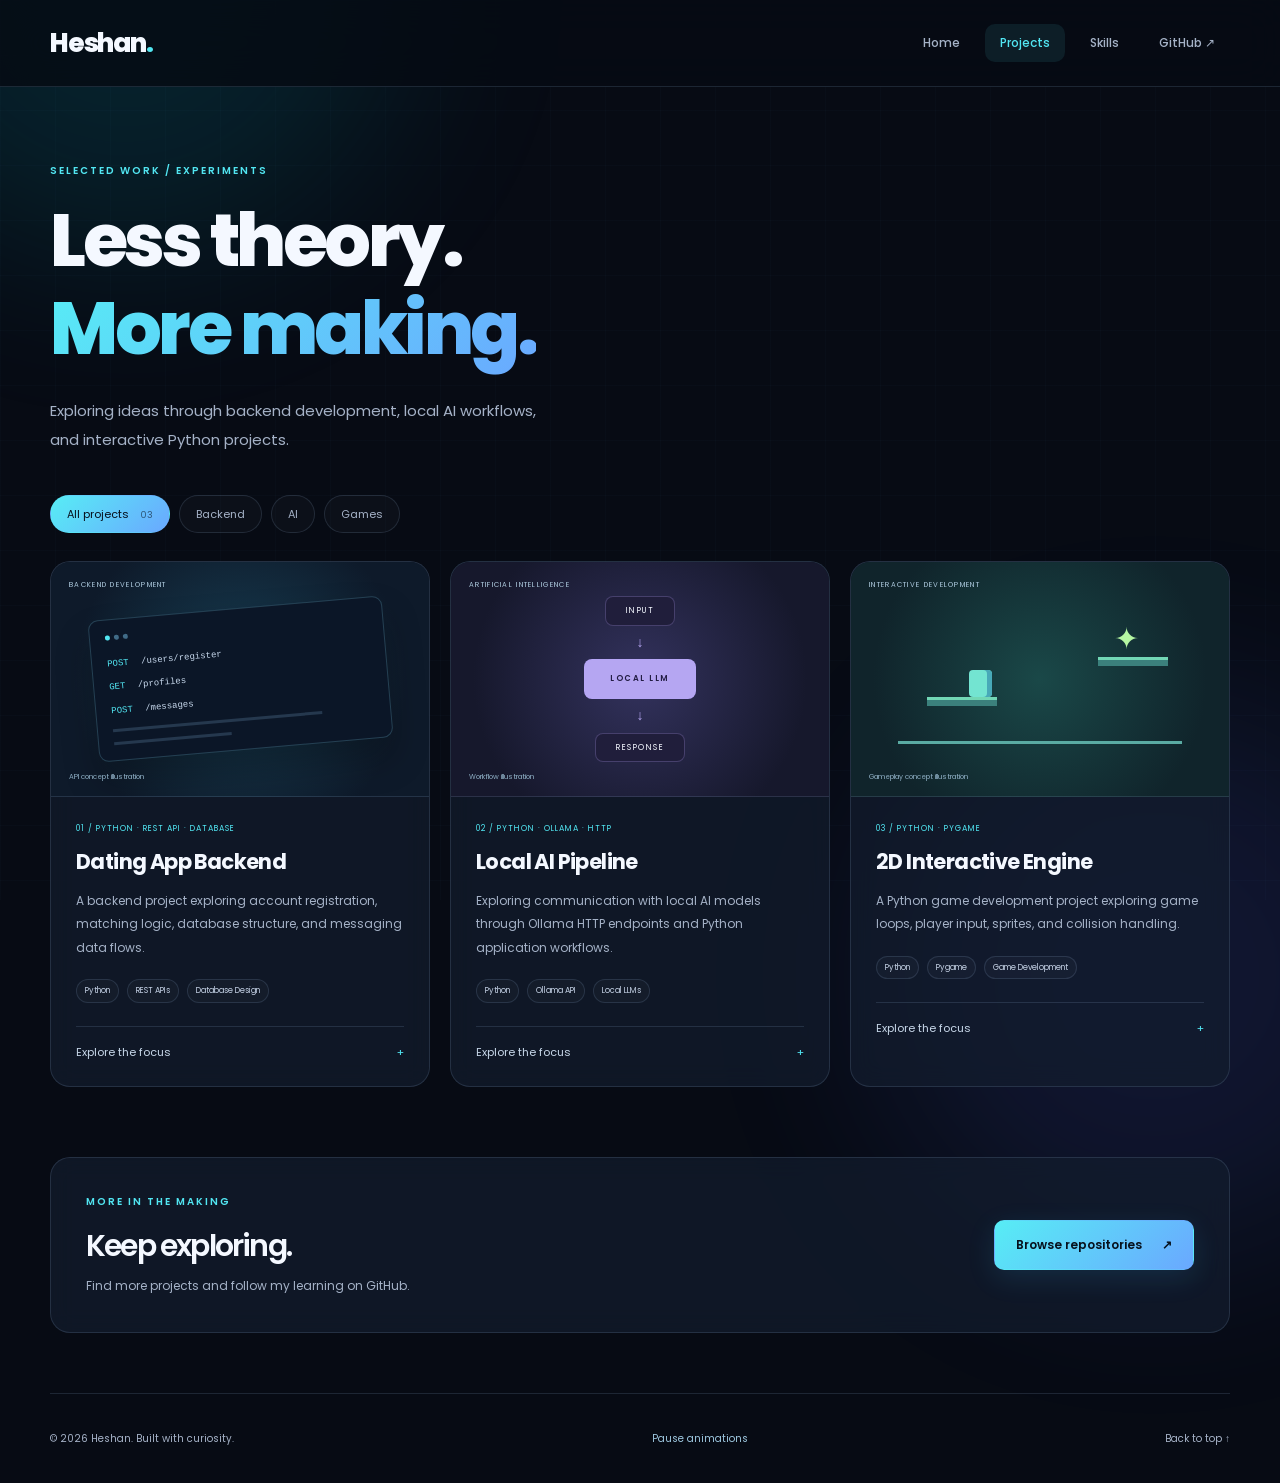
<file: projects.html>
<!DOCTYPE html>
<html lang="en">
<head>
  <meta charset="UTF-8">
  <meta name="viewport" content="width=device-width, initial-scale=1">
  <meta
    name="description"
    content="Explore Heshan's backend, AI, and Python game development projects."
  >
  <meta name="theme-color" content="#070b14">

  <title>Heshan | Projects</title>

  <link rel="preconnect" href="https://fonts.googleapis.com">
  <link rel="preconnect" href="https://fonts.gstatic.com" crossorigin>
  <link
    href="https://fonts.googleapis.com/css2?family=Poppins:wght@400;500;600;700;800&display=swap"
    rel="stylesheet"
  >

  <link rel="stylesheet" href="style.css?v=2">
  <script src="script.js?v=2" defer></script>
</head>

<body>
  <a class="skip-link" href="#main">Skip to content</a>

  <div class="ambient ambient-one" aria-hidden="true"></div>
  <div class="ambient ambient-two" aria-hidden="true"></div>
  <div class="scroll-progress" aria-hidden="true"></div>

  <header class="site-header">
    <div class="container nav-wrapper">
      <a class="logo" href="index.html" aria-label="Heshan home">
        Heshan<span>.</span>
      </a>

      <button
        class="menu-toggle"
        type="button"
        aria-label="Open navigation"
        aria-controls="main-nav"
        aria-expanded="false"
        hidden
      >
        ☰
      </button>

      <nav class="main-nav" id="main-nav" aria-label="Main navigation">
        <a href="index.html">Home</a>
        <a href="projects.html" aria-current="page">Projects</a>
        <a href="index.html#skills">Skills</a>
        <a
          href="https://github.com/heshanbandara"
          target="_blank"
          rel="noopener noreferrer"
        >
          GitHub ↗
        </a>
      </nav>
    </div>
  </header>

  <main class="container" id="main">
    <section class="projects-header reveal">
      <p class="eyebrow">SELECTED WORK / EXPERIMENTS</p>

      <h1>
        Less theory.<br>
        <span class="gradient-text">More making.</span>
      </h1>

      <p class="hero-description">
        Exploring ideas through backend development,
        local AI workflows, and interactive Python projects.
      </p>
    </section>

    <section class="projects-section" aria-labelledby="projects-title">
      <h2 id="projects-title" class="sr-only">Projects</h2>

      <div
        class="project-filters reveal"
        role="group"
        aria-label="Filter projects"
        hidden
      >
        <button type="button" data-filter="all" aria-pressed="true">
          All projects <span>03</span>
        </button>

        <button type="button" data-filter="backend" aria-pressed="false">
          Backend
        </button>

        <button type="button" data-filter="ai" aria-pressed="false">
          AI
        </button>

        <button type="button" data-filter="games" aria-pressed="false">
          Games
        </button>
      </div>

      <p class="sr-only" id="filter-status" role="status"></p>

      <div class="project-grid">
        <article class="project-card glass reveal" data-category="backend">
          <div class="project-visual visual-backend" aria-hidden="true">
            <span class="visual-tag">BACKEND DEVELOPMENT</span>

            <div class="code-window">
              <div class="window-dots"><i></i><i></i><i></i></div>
              <p><span>POST</span> /users/register</p>
              <p><span>GET</span> /profiles</p>
              <p><span>POST</span> /messages</p>
              <div class="code-line"></div>
              <div class="code-line short"></div>
            </div>

            <span class="visual-label">API concept illustration</span>
          </div>

          <div class="project-content">
            <p class="project-tech">01 / PYTHON · REST API · DATABASE</p>
            <h3>Dating App Backend</h3>

            <p>
              A backend project exploring account registration,
              matching logic, database structure, and messaging data flows.
            </p>

            <div class="project-tags">
              <span>Python</span>
              <span>REST APIs</span>
              <span>Database Design</span>
            </div>

            <details class="project-more">
              <summary>Explore the focus <span>+</span></summary>
              <p>
                Connecting application features to API endpoints and
                structured data, with attention to validation and
                maintainable backend logic.
              </p>
            </details>
          </div>
        </article>

        <article class="project-card glass reveal" data-category="ai">
          <div class="project-visual visual-ai" aria-hidden="true">
            <span class="visual-tag">ARTIFICIAL INTELLIGENCE</span>

            <div class="pipeline">
              <span>INPUT</span>
              <i>↓</i>
              <span class="pipeline-core">LOCAL LLM</span>
              <i>↓</i>
              <span>RESPONSE</span>
            </div>

            <span class="visual-label">Workflow illustration</span>
          </div>

          <div class="project-content">
            <p class="project-tech">02 / PYTHON · OLLAMA · HTTP</p>
            <h3>Local AI Pipeline</h3>

            <p>
              Exploring communication with local AI models through
              Ollama HTTP endpoints and Python application workflows.
            </p>

            <div class="project-tags">
              <span>Python</span>
              <span>Ollama API</span>
              <span>Local LLMs</span>
            </div>

            <details class="project-more">
              <summary>Explore the focus <span>+</span></summary>
              <p>
                Working with request payloads, asynchronous responses,
                API errors, and the connection between an application
                and a locally running model.
              </p>
            </details>
          </div>
        </article>

        <article class="project-card glass reveal" data-category="games">
          <div class="project-visual visual-game" aria-hidden="true">
            <span class="visual-tag">INTERACTIVE DEVELOPMENT</span>

            <div class="game-scene">
              <span class="game-platform platform-one"></span>
              <span class="game-platform platform-two"></span>
              <span class="game-player"></span>
              <span class="game-star">✦</span>
            </div>

            <span class="visual-label">Gameplay concept illustration</span>
          </div>

          <div class="project-content">
            <p class="project-tech">03 / PYTHON · PYGAME</p>
            <h3>2D Interactive Engine</h3>

            <p>
              A Python game development project exploring game loops,
              player input, sprites, and collision handling.
            </p>

            <div class="project-tags">
              <span>Python</span>
              <span>Pygame</span>
              <span>Game Development</span>
            </div>

            <details class="project-more">
              <summary>Explore the focus <span>+</span></summary>
              <p>
                Understanding how rendering, movement, input handling,
                and game state come together inside a real-time loop.
              </p>
            </details>
          </div>
        </article>
      </div>
    </section>

    <section class="projects-cta glass reveal">
      <div>
        <p class="eyebrow">MORE IN THE MAKING</p>
        <h2>Keep exploring.</h2>
        <p>Find more projects and follow my learning on GitHub.</p>
      </div>

      <a
        class="button button-primary"
        href="https://github.com/heshanbandara?tab=repositories"
        target="_blank"
        rel="noopener noreferrer"
      >
        Browse repositories <span>↗</span>
      </a>
    </section>
  </main>

  <footer class="container site-footer">
    <p>© <span data-year>2026</span> Heshan. Built with curiosity.</p>

    <button
      class="motion-toggle"
      type="button"
      aria-pressed="false"
      hidden
    >
      Pause animations
    </button>

    <a href="#main">Back to top ↑</a>
  </footer>
</body>
</html>
</file>
<file: style.css>
:root {
  color-scheme: dark;

  --bg-dark: #070b14;
  --card-bg: rgba(19, 29, 46, 0.7);
  --text-main: #f4f8ff;
  --text-muted: #a5b2c7;
  --accent-color: #52e6f2;
  --border-color: rgba(160, 194, 234, 0.15);

  --primary-gradient: linear-gradient(135deg, #57edf5, #6aa8ff);
  --ease: cubic-bezier(0.16, 1, 0.3, 1);
}

* {
  box-sizing: border-box;
  margin: 0;
  padding: 0;
}

html {
  scroll-behavior: smooth;
  scroll-padding-top: 100px;
}

body {
  min-width: 280px;
  background: var(--bg-dark);
  color: var(--text-main);
  font-family: "Poppins", sans-serif;
  line-height: 1.7;
  overflow-x: clip;
}

body::before {
  content: "";
  position: fixed;
  inset: 0;
  z-index: -1;
  pointer-events: none;

  background-image:
    linear-gradient(rgba(120, 170, 220, 0.025) 1px, transparent 1px),
    linear-gradient(90deg, rgba(120, 170, 220, 0.025) 1px, transparent 1px);
  background-size: 55px 55px;
}

a {
  color: inherit;
  text-decoration: none;
}

button,
input {
  font: inherit;
}

button {
  cursor: pointer;
}

button,
a,
summary {
  -webkit-tap-highlight-color: transparent;
}

button:focus-visible,
a:focus-visible,
summary:focus-visible {
  outline: 2px solid var(--accent-color);
  outline-offset: 6px;
}

::selection {
  background: #52e6f2;
  color: #070b14;
}

[hidden] {
  display: none !important;
}

.container {
  width: min(1180px, calc(100% - 48px));
  margin-inline: auto;
}

.sr-only {
  position: absolute;
  width: 1px;
  height: 1px;
  padding: 0;
  margin: -1px;
  overflow: hidden;
  clip: rect(0, 0, 0, 0);
  white-space: nowrap;
  border: 0;
}

.skip-link {
  position: fixed;
  left: 20px;
  top: 15px;
  z-index: 100;
  padding: 10px 18px;
  background: var(--accent-color);
  color: var(--bg-dark);
  transform: translateY(-180%);
}

.skip-link:focus {
  transform: none;
}

/* Ambient background */

.ambient {
  position: fixed;
  width: 550px;
  height: 550px;
  border-radius: 50%;
  filter: blur(100px);
  opacity: 0.12;
  pointer-events: none;
  z-index: -1;
  animation: ambientDrift 18s ease-in-out infinite alternate;
}

.ambient-one {
  background: #00cde2;
  top: -300px;
  left: -150px;
}

.ambient-two {
  background: #5769ff;
  bottom: -350px;
  right: -150px;
  animation-delay: -8s;
}

.scroll-progress {
  position: fixed;
  inset: 0 auto auto 0;
  width: 100%;
  height: 3px;
  background: var(--primary-gradient);
  transform: scaleX(0);
  transform-origin: left;
  z-index: 60;
}

/* Navigation */

.site-header {
  position: sticky;
  top: 0;
  z-index: 40;
  background: rgba(7, 11, 20, 0.84);
  border-bottom: 1px solid var(--border-color);
  backdrop-filter: blur(20px);
  -webkit-backdrop-filter: blur(20px);
}

.nav-wrapper {
  display: flex;
  align-items: center;
  justify-content: space-between;
  min-height: 86px;
  gap: 24px;
}

.logo {
  font-size: 26px;
  font-weight: 800;
  letter-spacing: -1.2px;
}

.logo span {
  color: var(--accent-color);
}

.main-nav {
  display: flex;
  align-items: center;
  gap: 10px;
}

.main-nav a {
  padding: 9px 15px;
  border-radius: 10px;
  color: var(--text-muted);
  font-size: 12px;
  font-weight: 500;
  transition: color 0.25s, background 0.25s;
}

.main-nav a:hover,
.main-nav a[aria-current="page"] {
  background: rgba(82, 230, 242, 0.09);
  color: var(--accent-color);
}

.menu-toggle {
  display: none;
  border: 1px solid var(--border-color);
  border-radius: 9px;
  background: var(--card-bg);
  color: var(--text-main);
  width: 42px;
  height: 42px;
  font-size: 21px;
}

/* Typography */

h1,
h2,
h3 {
  line-height: 1.2;
}

h1 {
  font-size: clamp(45px, 5.7vw, 76px);
  letter-spacing: -3.5px;
  font-weight: 800;
}

h2 {
  font-size: clamp(29px, 3.5vw, 44px);
  letter-spacing: -1.8px;
  font-weight: 600;
}

h2 span {
  color: var(--accent-color);
}

h3 {
  font-size: 21px;
  letter-spacing: -0.6px;
}

.gradient-text {
  color: var(--accent-color);
  background: var(--primary-gradient);
  background-clip: text;
  -webkit-background-clip: text;
  -webkit-text-fill-color: transparent;
}

.eyebrow {
  color: var(--accent-color);
  font-size: 10px;
  font-weight: 600;
  letter-spacing: 2px;
  margin-bottom: 18px;
}

/* Hero */

.hero {
  display: grid;
  grid-template-columns: 1.2fr 1fr;
  align-items: center;
  gap: 55px;
  padding-block: 90px 75px;
}

.availability {
  display: inline-flex;
  align-items: center;
  gap: 10px;
  padding: 8px 12px;
  border: 1px solid var(--border-color);
  border-radius: 30px;
  color: #bdcbe0;
  background: rgba(255, 255, 255, 0.025);
  font-size: 8px;
  letter-spacing: 1px;
  margin-bottom: 32px;
}

.status-dot {
  display: inline-block;
  width: 6px;
  height: 6px;
  border-radius: 50%;
  background: #68e6b4;
  box-shadow: 0 0 0 5px rgba(104, 230, 180, 0.08);
}

.hero-description {
  color: var(--text-muted);
  font-size: 15px;
  line-height: 1.95;
  max-width: 510px;
  margin-top: 24px;
}

.hero-tags,
.project-tags {
  display: flex;
  flex-wrap: wrap;
  gap: 8px;
}

.hero-tags {
  margin-top: 23px;
}

.hero-tags span,
.project-tags span {
  border: 1px solid var(--border-color);
  border-radius: 25px;
  padding: 6px 11px;
  font-size: 9px;
  color: #c3d0e3;
  background: rgba(255, 255, 255, 0.025);
}

.hero-actions {
  display: flex;
  flex-wrap: wrap;
  gap: 12px;
  margin-top: 32px;
}

.button {
  display: inline-flex;
  align-items: center;
  justify-content: center;
  gap: 20px;
  padding: 14px 21px;
  min-height: 49px;
  border: 1px solid transparent;
  border-radius: 10px;
  font-size: 12px;
  font-weight: 600;
  transition:
    transform 0.3s var(--ease),
    box-shadow 0.3s,
    border-color 0.3s;
}

.button:hover {
  transform: translateY(-4px);
}

.button-primary {
  background: var(--primary-gradient);
  color: #07111d;
  box-shadow: 0 8px 28px rgba(54, 175, 235, 0.14);
}

.button-primary:hover {
  box-shadow: 0 12px 35px rgba(54, 175, 235, 0.26);
}

.button-outline {
  border-color: var(--border-color);
  background: rgba(255, 255, 255, 0.02);
}

.button-outline:hover {
  border-color: var(--accent-color);
}

.location {
  margin-top: 24px;
  font-size: 10px;
  color: #8494ad;
}

/* Animated hero illustration */

.hero-art {
  position: relative;
  aspect-ratio: 1;
  min-width: 0;
  border: 1px solid var(--border-color);
  border-radius: 28px;
  overflow: hidden;
  isolation: isolate;

  background:
    radial-gradient(circle at center, rgba(28, 159, 190, 0.14), transparent 65%),
    linear-gradient(145deg, #101b2c, #090e19);

  box-shadow:
    inset 0 1px rgba(255, 255, 255, 0.04),
    0 30px 80px rgba(0, 0, 0, 0.25);
}

.hero-art::before {
  content: "";
  position: absolute;
  inset: 0;
  z-index: -1;
  background-image:
    linear-gradient(rgba(110, 195, 225, 0.05) 1px, transparent 1px),
    linear-gradient(90deg, rgba(110, 195, 225, 0.05) 1px, transparent 1px);
  background-size: 30px 30px;
}

.core {
  position: absolute;
  inset: 50% auto auto 50%;
  transform: translate(-50%, -55%);
  font-size: clamp(80px, 10vw, 145px);
  font-weight: 800;
  line-height: 1;
  color: #c5f8ff;
  text-shadow: 0 0 50px rgba(82, 230, 242, 0.2);
}

.core span {
  color: var(--accent-color);
}

.orbit {
  position: absolute;
  width: 70%;
  height: 70%;
  left: 15%;
  top: 12%;
  border: 1px solid rgba(82, 230, 242, 0.25);
  border-radius: 50%;
  animation: orbitSpin 22s linear infinite;
}

.orbit::before {
  content: "";
  position: absolute;
  top: 12%;
  left: 12%;
  width: 7px;
  height: 7px;
  border-radius: 50%;
  background: var(--accent-color);
  box-shadow: 0 0 20px rgba(82, 230, 242, 0.6);
}

.orbit-two {
  width: 84%;
  height: 42%;
  left: 8%;
  top: 27%;
  animation-duration: 28s;
  animation-direction: reverse;
  border-color: rgba(121, 145, 255, 0.35);
}

.orbit-three {
  width: 42%;
  height: 84%;
  left: 29%;
  top: 6%;
  animation-duration: 32s;
}

.floating-label {
  position: absolute;
  padding: 8px 12px;
  border: 1px solid var(--border-color);
  border-radius: 8px;
  background: rgba(14, 25, 43, 0.9);
  color: #c4e8fb;
  font-size: 9px;
  letter-spacing: 1px;
  animation: float 5s ease-in-out infinite;
}

.label-ai {
  top: 20%;
  left: 10%;
}

.label-code {
  right: 8%;
  top: 43%;
  animation-delay: -2s;
}

.label-create {
  left: 20%;
  bottom: 22%;
  animation-delay: -3s;
}

.art-caption {
  position: absolute;
  bottom: 23px;
  left: 0;
  right: 0;
  display: flex;
  justify-content: center;
  align-items: center;
  gap: 10px;
  font-size: 8px;
  letter-spacing: 2px;
  color: #8da8c4;
}

/* Shared sections */

.section {
  padding-block: 55px;
}

.section-heading {
  display: flex;
  align-items: end;
  justify-content: space-between;
  gap: 25px;
  margin-bottom: 30px;
}

.section-heading > p {
  font-size: 11px;
  max-width: 230px;
  color: var(--text-muted);
}

.glass {
  background: var(--card-bg);
  border: 1px solid var(--border-color);
  backdrop-filter: blur(12px);
  -webkit-backdrop-filter: blur(12px);
}

.about-grid,
.skills-layout {
  display: grid;
  grid-template-columns: 1fr 1fr;
  gap: 20px;
}

.about-card,
.skill-group {
  border-radius: 20px;
  padding: 32px;
}

.about-card {
  transition: transform 0.35s var(--ease), border-color 0.35s;
}

.about-card:hover {
  transform: translateY(-5px);
  border-color: rgba(82, 230, 242, 0.35);
}

.card-icon {
  display: grid;
  place-items: center;
  width: 45px;
  height: 45px;
  border-radius: 12px;
  color: var(--accent-color);
  background: rgba(82, 230, 242, 0.08);
  margin-bottom: 25px;
  font-size: 24px;
}

.about-card p {
  font-size: 13px;
  color: var(--text-muted);
  margin-top: 17px;
  line-height: 1.95;
}

.skill-number {
  display: block;
  color: #7595b4;
  font-size: 9px;
  letter-spacing: 1.5px;
  margin-bottom: 15px;
}

.skills-grid {
  display: flex;
  flex-wrap: wrap;
  gap: 9px;
  margin-top: 23px;
}

.skill-badge {
  border: 1px solid var(--border-color);
  border-radius: 9px;
  padding: 9px 13px;
  font-size: 11px;
  background: rgba(255, 255, 255, 0.025);
  transition: transform 0.25s, color 0.25s, border-color 0.25s;
}

.skill-badge:hover {
  transform: translateY(-4px);
  color: var(--accent-color);
  border-color: var(--accent-color);
}

.skill-group-wide {
  grid-column: 1 / -1;
}

.contact-panel {
  padding: 55px;
  border-radius: 24px;
  text-align: center;
  background:
    radial-gradient(ellipse at top, rgba(82, 230, 242, 0.1), transparent 65%),
    var(--card-bg);
}

.contact-panel > p:not(.eyebrow) {
  color: var(--text-muted);
  max-width: 500px;
  margin: 22px auto 27px;
  font-size: 13px;
}

/* Projects page */

.projects-header {
  padding-block: 75px 40px;
}

.projects-section {
  padding-bottom: 30px;
}

.project-filters {
  display: flex;
  flex-wrap: wrap;
  gap: 9px;
  margin-bottom: 28px;
}

.project-filters button {
  color: var(--text-muted);
  background: rgba(255, 255, 255, 0.025);
  border: 1px solid var(--border-color);
  border-radius: 25px;
  padding: 9px 16px;
  font-size: 11px;
  transition: color 0.25s, background 0.25s, border-color 0.25s;
}

.project-filters button span {
  margin-left: 9px;
  opacity: 0.6;
  font-size: 9px;
}

.project-filters button:hover {
  border-color: var(--accent-color);
}

.project-filters button[aria-pressed="true"] {
  background: var(--primary-gradient);
  color: #07111d;
  border-color: transparent;
}

.project-grid {
  display: grid;
  grid-template-columns: repeat(3, minmax(0, 1fr));
  gap: 20px;
}

.project-card {
  min-width: 0;
  border-radius: 20px;
  overflow: hidden;
  transition:
    transform 0.4s var(--ease),
    border-color 0.3s,
    box-shadow 0.3s;
}

.project-card:hover {
  transform: translateY(-7px);
  border-color: rgba(82, 230, 242, 0.4);
  box-shadow: 0 20px 50px rgba(0, 0, 0, 0.25);
}

.project-visual {
  height: 235px;
  position: relative;
  overflow: hidden;
  display: grid;
  place-items: center;
  border-bottom: 1px solid var(--border-color);
}

.visual-backend {
  background: radial-gradient(circle at center, #183f54, #0e1a2a 75%);
}

.visual-ai {
  background: radial-gradient(circle at center, #33325d, #16182c 75%);
}

.visual-game {
  background: radial-gradient(circle at center, #1a4848, #10242b 75%);
}

.visual-tag,
.visual-label {
  position: absolute;
  left: 18px;
  font-size: 7px;
  letter-spacing: 1.3px;
  color: #a9c5d9;
}

.visual-tag {
  top: 17px;
}

.visual-label {
  bottom: 13px;
  letter-spacing: 0;
  color: #8babc0;
}

.code-window {
  width: 78%;
  padding: 15px;
  border: 1px solid #79cae63b;
  border-radius: 10px;
  background: #0b1627;
  transform: rotate(-5deg);
  transition: transform 0.5s var(--ease);
  box-shadow: 0 20px 35px #0004;
}

.project-card:hover .code-window {
  transform: rotate(0) translateY(-4px);
}

.window-dots {
  display: flex;
  gap: 4px;
  margin-bottom: 17px;
}

.window-dots i {
  width: 5px;
  height: 5px;
  border-radius: 50%;
  background: #406b87;
}

.window-dots i:first-child {
  background: #52e6f2;
}

.code-window p {
  font-family: monospace;
  font-size: 9px;
  margin-bottom: 8px;
  color: #c8d9ed;
}

.code-window p span {
  color: #52e6f2;
  margin-right: 7px;
}

.code-line {
  width: 80%;
  height: 3px;
  background: #25384e;
  margin-top: 10px;
}

.code-line.short {
  width: 45%;
}

.pipeline {
  display: flex;
  flex-direction: column;
  align-items: center;
  gap: 5px;
}

.pipeline > span {
  border: 1px solid #b9a5ff40;
  border-radius: 8px;
  padding: 7px 20px;
  font-size: 8px;
  letter-spacing: 1.5px;
  background: #201e3b;
}

.pipeline > .pipeline-core {
  background: #b5a6f2;
  color: #221c42;
  font-weight: 600;
  padding: 12px 25px;
  animation: float 5s ease-in-out infinite;
}

.pipeline i {
  font-style: normal;
  color: #b5a6f2;
  font-size: 14px;
}

.game-scene {
  width: 75%;
  height: 130px;
  position: relative;
  border-bottom: 3px solid #5aaba3;
}

.game-platform {
  position: absolute;
  width: 70px;
  height: 9px;
  background: #3b807c;
  border-top: 3px solid #72d7b5;
}

.platform-one {
  left: 10%;
  bottom: 35px;
}

.platform-two {
  right: 5%;
  bottom: 75px;
}

.game-player {
  position: absolute;
  left: 25%;
  bottom: 44px;
  width: 23px;
  height: 27px;
  border-radius: 4px;
  background: #73e4d1;
  box-shadow: inset -5px 0 #48a9b8;
  animation: float 3s ease-in-out infinite;
}

.game-star {
  position: absolute;
  right: 15%;
  top: 0;
  font-size: 30px;
  color: #b5f7a2;
}

.project-content {
  padding: 25px;
}

.project-tech {
  color: var(--accent-color);
  font-size: 8px;
  letter-spacing: 1px;
  margin-bottom: 13px;
}

.project-content h3 {
  font-size: 21px;
}

.project-content > p:not(.project-tech),
.project-more p {
  color: var(--text-muted);
  font-size: 12px;
  line-height: 1.95;
  margin-top: 15px;
}

.project-tags {
  margin-top: 20px;
}

.project-tags span {
  font-size: 8px;
  padding: 4px 8px;
}

.project-more {
  border-top: 1px solid var(--border-color);
  margin-top: 23px;
  padding-top: 16px;
}

.project-more summary {
  cursor: pointer;
  list-style: none;
  display: flex;
  justify-content: space-between;
  font-size: 11px;
  color: #c7d7e9;
}

.project-more summary::-webkit-details-marker {
  display: none;
}

.project-more summary span {
  color: var(--accent-color);
  transition: transform 0.25s;
}

.project-more[open] summary span {
  transform: rotate(45deg);
}

.projects-cta {
  display: flex;
  align-items: center;
  justify-content: space-between;
  gap: 30px;
  padding: 35px;
  border-radius: 20px;
  margin-block: 40px 60px;
}

.projects-cta h2 {
  font-size: 30px;
}

.projects-cta p:not(.eyebrow) {
  font-size: 12px;
  margin-top: 12px;
  color: var(--text-muted);
}

/* Footer and motion */

.site-footer {
  border-top: 1px solid var(--border-color);
  padding-block: 28px;
  margin-top: 35px;
  display: flex;
  align-items: center;
  justify-content: space-between;
  gap: 20px;
  color: var(--text-muted);
  font-size: 10px;
}

.motion-toggle {
  border: 0;
  background: none;
  color: #9dc7df;
  font-size: 10px;
  padding: 8px;
}

/* Content remains visible if JavaScript is unavailable. */

.motion-ready .reveal {
  opacity: 0;
  transform: translateY(25px);
  transition: opacity 0.75s var(--ease), transform 0.75s var(--ease);
}

.motion-ready .reveal.is-visible {
  opacity: 1;
  transform: none;
}

.motion-paused *,
.motion-paused *::before,
.motion-paused *::after {
  animation-play-state: paused !important;
}

.motion-paused .reveal {
  opacity: 1;
  transform: none;
  transition: none;
}

html.motion-paused {
  scroll-behavior: auto;
}

@keyframes orbitSpin {
  to {
    transform: rotate(360deg);
  }
}

@keyframes float {
  50% {
    transform: translateY(-9px);
  }
}

@keyframes ambientDrift {
  to {
    transform: translate(60px, 45px);
  }
}

/* Tablet */

@media (max-width: 1000px) {
  .hero {
    gap: 30px;
  }

  h1 {
    font-size: 54px;
    letter-spacing: -2.5px;
  }

  .project-grid {
    grid-template-columns: repeat(2, minmax(0, 1fr));
  }

  .hero-description {
    font-size: 13px;
  }
}

/* Mobile */

@media (max-width: 700px) {
  .container {
    width: calc(100% - 36px);
  }

  .nav-wrapper {
    min-height: 72px;
    flex-wrap: wrap;
    gap: 0;
  }

  .logo {
    font-size: 24px;
  }

  .menu-toggle:not([hidden]) {
    display: block;
  }

  .main-nav {
    width: 100%;
    justify-content: center;
    flex-wrap: wrap;
    padding-block: 12px;
    gap: 5px;
  }

  .nav-enhanced .main-nav {
    display: none;
  }

  .nav-enhanced .main-nav.is-open {
    display: flex;
  }

  .main-nav a {
    font-size: 11px;
    padding: 10px 12px;
  }

  .hero {
    grid-template-columns: 1fr;
    padding-block: 45px 35px;
    gap: 35px;
  }

  h1 {
    font-size: clamp(39px, 9vw, 60px);
    letter-spacing: -2px;
  }

  .availability {
    font-size: 7px;
    letter-spacing: 0.6px;
    margin-bottom: 25px;
  }

  .hero-description {
    font-size: 13px;
    margin-top: 20px;
  }

  .hero-art {
    width: 100%;
    max-width: 430px;
    margin-inline: auto;
  }

  .hero-tags span {
    font-size: 8px;
    padding: 6px 9px;
  }

  .button {
    font-size: 11px;
    padding: 13px 17px;
    gap: 12px;
  }

  .section {
    padding-block: 38px;
  }

  .section-heading {
    align-items: start;
    flex-direction: column;
    gap: 15px;
  }

  .about-grid,
  .skills-layout,
  .project-grid {
    grid-template-columns: 1fr;
  }

  .about-card,
  .skill-group {
    padding: 25px;
  }

  .skill-group-wide {
    grid-column: auto;
  }

  .contact-panel {
    padding: 35px 22px;
  }

  .contact-panel h2 {
    font-size: 29px;
  }

  .projects-header {
    padding-block: 45px 30px;
  }

  .project-visual {
    height: 245px;
  }

  .projects-cta {
    padding: 28px;
    align-items: start;
    flex-direction: column;
  }

  .site-footer {
    flex-wrap: wrap;
    font-size: 9px;
  }

  .site-footer > p {
    width: 100%;
  }
}

@media (prefers-reduced-motion: reduce) {
  html {
    scroll-behavior: auto;
  }

  *,
  *::before,
  *::after {
    animation: none !important;
    transition: none !important;
  }

  .motion-ready .reveal {
    opacity: 1;
    transform: none;
  }

  .button:hover,
  .about-card:hover,
  .project-card:hover,
  .skill-badge:hover {
    transform: none;
  }
}


/* GitHub Activity Dashboard */

.activity-dashboard {
  display: grid;
  grid-template-columns: 1fr 1.2fr;
  align-items: center;
  gap: 40px;
  padding: 40px;
  border: 1px solid #34382c;
  border-radius: 24px;
  background: linear-gradient(
    135deg, #171914, #111210
  );
  position: relative;
  overflow: hidden;
  transition: box-shadow .4s ease,
              border-color .4s ease;
}

.activity-dashboard:hover {
  border-color: #d8fa76;
  box-shadow: 0 0 40px #d8fa7615;
}

.activity-status {
  color: #d8fa76;
  font-size: 12px;
  letter-spacing: 2px;
}

.activity-info h3 {
  font-size: 32px;
  margin: 20px 0;
}

.activity-chart {
  min-width: 0;
  padding: 10px;
}

.activity-stat {
  display: flex;
  justify-content: space-between;
  padding: 15px 0;
  border-bottom: 1px solid #34382c;
}

.activity-stat strong {
  color: #d8fa76;
  font-size: 22px;
}

#activity-stats {
  margin: 25px 0;
}

.activity-updated {
  font-size: 12px;
  color: #92968a;
  margin-top: 16px;
  text-align: right;
}

@media (max-width: 768px) {
  .activity-dashboard {
    grid-template-columns: 1fr;
    padding: 20px;
    gap: 20px;
  }

  .activity-info h3 {
    font-size: 26px;
  }
}

@media (prefers-reduced-motion: reduce) {
  .activity-dashboard {
    transition: none;
  }
}
</file>
